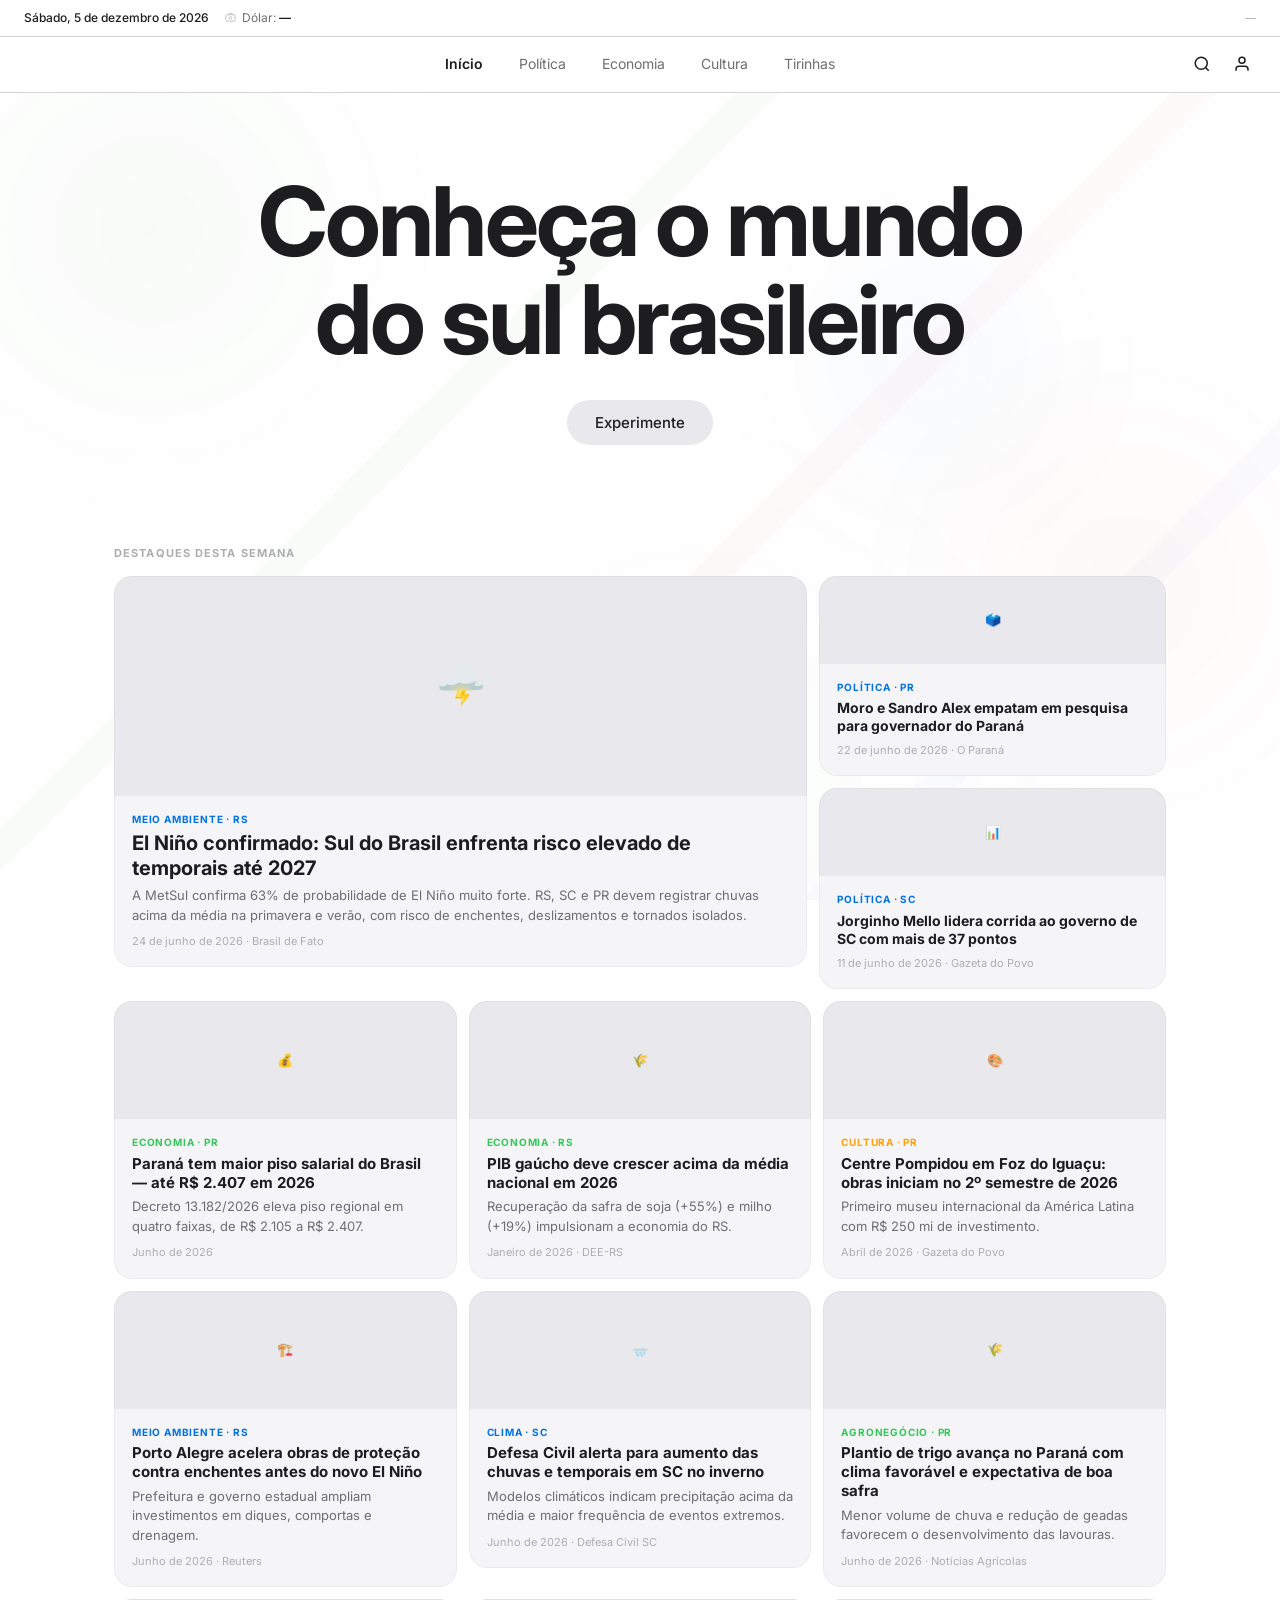
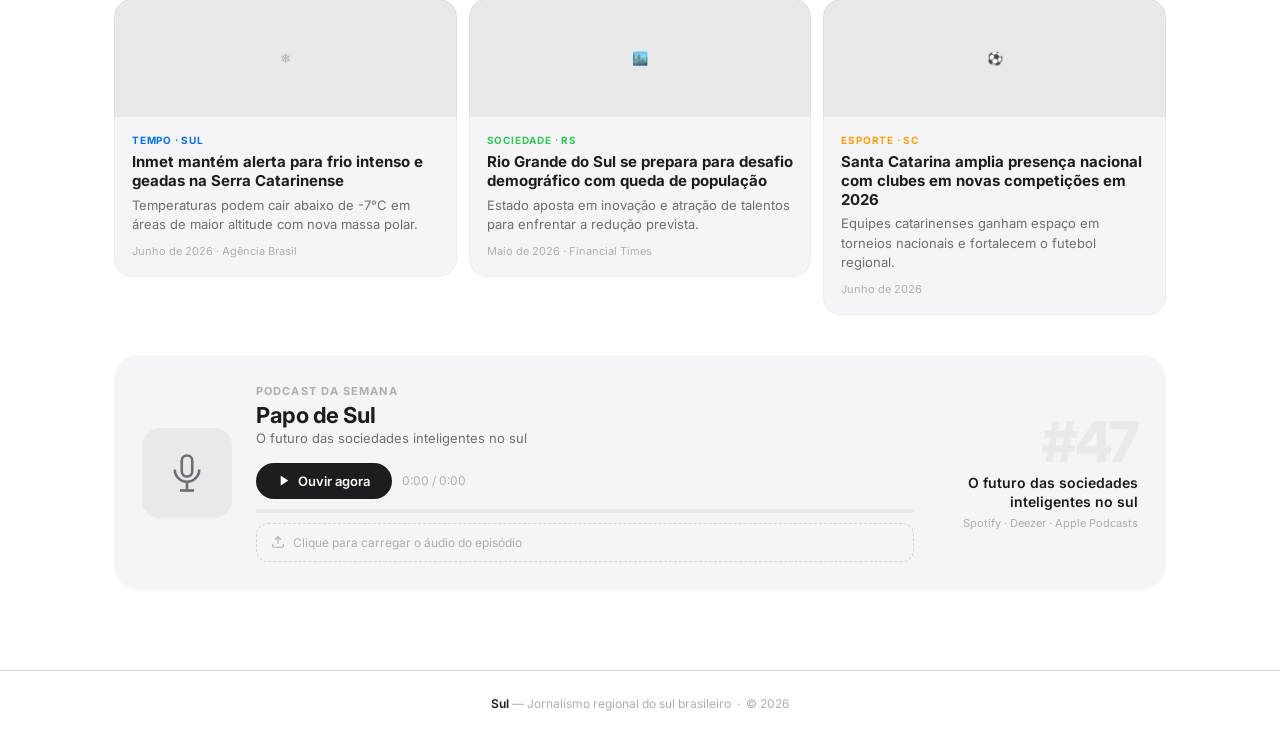
<file: index.html>
<!DOCTYPE html>
<html lang="pt-BR">
<head>
<meta charset="UTF-8"/><meta name="viewport" content="width=device-width,initial-scale=1.0"/>
<title>Sul — Jornalismo do Sul Brasileiro</title>
<link href="https://fonts.googleapis.com/css2?family=Inter:opsz,wght@14..32,100..900&display=swap" rel="stylesheet"/>
<link rel="stylesheet" href="css/base.css"/>
<link rel="stylesheet" href="css/index.css"/>
</head>
<body>

<div class="bg-stripes" aria-hidden="true">
  <span class="s1"></span><span class="s2"></span><span class="s3"></span><span class="s4"></span>
</div>

<div class="topbar">
  <div class="topbar-left">
    <span class="topbar-date" id="js-date"></span>
    <div class="topbar-coins">
      <svg viewBox="0 0 24 24" fill="none" stroke="currentColor" stroke-width="2"><rect x="2" y="6" width="20" height="14" rx="2"/><circle cx="12" cy="13" r="3"/><path d="M16 6l-1-3H9L8 6"/></svg>
      <span class="coin-item"><span class="coin-label" id="coin-label">Dólar:</span><span class="coin-val" id="coin-val">R$ —</span><span class="coin-chg" id="coin-chg"></span></span>
    </div>
  </div>
  <div class="topbar-weather" id="js-wx"></div>
</div>

<nav>
  <ul class="nav-links">
    <li><a href="index.html" class="active">Início</a></li>
    <li><a href="politica.html">Política</a></li>
    <li><a href="economia.html">Economia</a></li>
    <li><a href="cultura.html">Cultura</a></li>
    <li><a href="tirinhas.html">Tirinhas</a></li>
  </ul>
  <div class="nav-actions">
    <button class="ico-btn" id="btn-search"><svg viewBox="0 0 24 24" fill="none" stroke="currentColor" stroke-width="2"><circle cx="11" cy="11" r="8"/><path d="m21 21-4.35-4.35"/></svg></button>
    <button class="ico-btn" id="btn-login"><svg viewBox="0 0 24 24" fill="none" stroke="currentColor" stroke-width="2"><path d="M20 21v-2a4 4 0 0 0-4-4H8a4 4 0 0 0-4 4v2"/><circle cx="12" cy="7" r="4"/></svg></button>
  </div>
</nav>

<div class="search-veil" id="search-veil">
  <div class="search-card">
    <input id="search-in" type="text" placeholder="O que você procura?" autocomplete="off"/>
    <p>Enter para buscar · Esc para fechar</p>
  </div>
</div>

<section class="hero">
  <h1>Conheça o mundo<br>do sul brasileiro</h1>
  <button class="hero-cta" onclick="document.getElementById('news').scrollIntoView({behavior:'smooth'})">Experimente</button>
</section>

<div class="content" id="news">
  <p class="sec-label">Destaques desta semana</p>

  <div class="grid-main">

    <a href="noticia.html?id=1" class="card-link">
    <div class="card feat">
      <div class="card-img" style="height:220px">
        <img
          src="https://images.unsplash.com/photo-1547683905-f686c993aae5?w=800&q=80&fit=crop"
          alt="Sobrevoo enchente Canoas RS maio 2024"
          loading="lazy"
          onerror="this.style.display='none';this.parentElement.style.fontSize='40px';this.parentElement.innerHTML='🌩️'"
        />
      </div>
      <div class="card-body">
        <p class="card-tag tag-pol">Meio Ambiente · RS</p>
        <h2 class="card-title">El Niño confirmado: Sul do Brasil enfrenta risco elevado de temporais até 2027</h2>
        <p class="card-desc">A MetSul confirma 63% de probabilidade de El Niño muito forte. RS, SC e PR devem registrar chuvas acima da média na primavera e verão, com risco de enchentes, deslizamentos e tornados isolados.</p>
        <p class="card-time">24 de junho de 2026 · Brasil de Fato</p>
      </div>
    </div>
    </a>

    <div class="grid-side">

      <a href="noticia.html?id=2" class="card-link">
      <div class="card sm">
        <div class="card-img" style="height:88px">
          <img
            src="https://images.unsplash.com/photo-1529107386315-e1a2ed48a620?w=400&q=80&fit=crop"
            alt="Eleições Paraná governador 2026"
            loading="lazy"
            onerror="this.style.display='none';this.parentElement.innerHTML='🗳️'"
          />
        </div>
        <div class="card-body">
          <p class="card-tag tag-pol">Política · PR</p>
          <h3 class="card-title">Moro e Sandro Alex empatam em pesquisa para governador do Paraná</h3>
          <p class="card-time">22 de junho de 2026 · O Paraná</p>
        </div>
      </div>
      </a>

      <a href="noticia.html?id=4" class="card-link">
      <div class="card sm">
        <div class="card-img" style="height:88px">
          <img
            src="https://images.unsplash.com/photo-1588681664899-f142ff2dc9b1?w=400&q=80&fit=crop"
            alt="Eleição governador Santa Catarina 2026"
            loading="lazy"
            onerror="this.style.display='none';this.parentElement.innerHTML='📊'"
          />
        </div>
        <div class="card-body">
          <p class="card-tag tag-pol">Política · SC</p>
          <h3 class="card-title">Jorginho Mello lidera corrida ao governo de SC com mais de 37 pontos</h3>
          <p class="card-time">11 de junho de 2026 · Gazeta do Povo</p>
        </div>
      </div>
      </a>

    </div>
  </div>

  <div class="grid-row">

    <a href="noticia.html?id=5" class="card-link">
    <div class="card md">
      <div class="card-img" style="height:118px">
        <img
          src="https://images.unsplash.com/photo-1554224155-6726b3ff858f?w=600&q=80&fit=crop"
          alt="Piso salarial Paraná 2026"
          loading="lazy"
          onerror="this.style.display='none';this.parentElement.innerHTML='💰'"
        />
      </div>
      <div class="card-body">
        <p class="card-tag tag-eco">Economia · PR</p>
        <h3 class="card-title">Paraná tem maior piso salarial do Brasil — até R$ 2.407 em 2026</h3>
        <p class="card-desc">Decreto 13.182/2026 eleva piso regional em quatro faixas, de R$ 2.105 a R$ 2.407.</p>
        <p class="card-time">Junho de 2026</p>
      </div>
    </div>
    </a>

    <a href="noticia.html?id=3" class="card-link">
    <div class="card md">
      <div class="card-img" style="height:118px">
        <img
          src="https://images.unsplash.com/photo-1625246333195-78d9c38ad449?w=600&q=80&fit=crop"
          alt="Safra soja Rio Grande do Sul 2026"
          loading="lazy"
          onerror="this.style.display='none';this.parentElement.innerHTML='🌾'"
        />
      </div>
      <div class="card-body">
        <p class="card-tag tag-eco">Economia · RS</p>
        <h3 class="card-title">PIB gaúcho deve crescer acima da média nacional em 2026</h3>
        <p class="card-desc">Recuperação da safra de soja (+55%) e milho (+19%) impulsionam a economia do RS.</p>
        <p class="card-time">Janeiro de 2026 · DEE-RS</p>
      </div>
    </div>
    </a>

    <a href="noticia.html?id=6" class="card-link">
    <div class="card md">
      <div class="card-img" style="height:118px">
        <img
          src="https://images.unsplash.com/photo-1580060839134-75a5edca2e99?w=600&q=80&fit=crop"
          alt="Museu Centre Pompidou Foz do Iguaçu projeto"
          loading="lazy"
          onerror="this.style.display='none';this.parentElement.innerHTML='🎨'"
        />
      </div>
      <div class="card-body">
        <p class="card-tag tag-cul">Cultura · PR</p>
        <h3 class="card-title">Centre Pompidou em Foz do Iguaçu: obras iniciam no 2º semestre de 2026</h3>
        <p class="card-desc">Primeiro museu internacional da América Latina com R$ 250 mi de investimento.</p>
        <p class="card-time">Abril de 2026 · Gazeta do Povo</p>
      </div>
    </div>
    </a>

  </div>

  <div class="grid-row">

    <a href="noticia.html?id=7" class="card-link">
    <div class="card md">
      <div class="card-img" style="height:118px">
        <img
          src="https://images.unsplash.com/photo-1504328345606-18bbc8c9d7d1?w=600&q=80&fit=crop"
          alt="Obras proteção enchentes Porto Alegre RS"
          loading="lazy"
          onerror="this.style.display='none';this.parentElement.innerHTML='🏗️'"
        />
      </div>
      <div class="card-body">
        <p class="card-tag tag-pol">Meio Ambiente · RS</p>
        <h3 class="card-title">Porto Alegre acelera obras de proteção contra enchentes antes do novo El Niño</h3>
        <p class="card-desc">Prefeitura e governo estadual ampliam investimentos em diques, comportas e drenagem.</p>
        <p class="card-time">Junho de 2026 · Reuters</p>
      </div>
    </div>
    </a>

    <a href="noticia.html?id=8" class="card-link">
    <div class="card md">
      <div class="card-img" style="height:118px">
        <img
          src="https://images.unsplash.com/photo-1534274988757-a28bf1a57c17?w=600&q=80&fit=crop"
          alt="Temporal chuva forte Santa Catarina"
          loading="lazy"
          onerror="this.style.display='none';this.parentElement.innerHTML='🌧️'"
        />
      </div>
      <div class="card-body">
        <p class="card-tag tag-pol">Clima · SC</p>
        <h3 class="card-title">Defesa Civil alerta para aumento das chuvas e temporais em SC no inverno</h3>
        <p class="card-desc">Modelos climáticos indicam precipitação acima da média e maior frequência de eventos extremos.</p>
        <p class="card-time">Junho de 2026 · Defesa Civil SC</p>
      </div>
    </div>
    </a>

    <a href="noticia.html?id=9" class="card-link">
    <div class="card md">
      <div class="card-img" style="height:118px">
        <img
          src="https://images.unsplash.com/photo-1500382017468-9049fed747ef?w=600&q=80&fit=crop"
          alt="Plantio trigo Paraná lavoura 2026"
          loading="lazy"
          onerror="this.style.display='none';this.parentElement.innerHTML='🌾'"
        />
      </div>
      <div class="card-body">
        <p class="card-tag tag-eco">Agronegócio · PR</p>
        <h3 class="card-title">Plantio de trigo avança no Paraná com clima favorável e expectativa de boa safra</h3>
        <p class="card-desc">Menor volume de chuva e redução de geadas favorecem o desenvolvimento das lavouras.</p>
        <p class="card-time">Junho de 2026 · Notícias Agrícolas</p>
      </div>
    </div>
    </a>

  </div>

  <div class="grid-row">

    <a href="noticia.html?id=10" class="card-link">
    <div class="card md">
      <div class="card-img" style="height:118px">
        <img
          src="https://images.unsplash.com/photo-1551582045-6ec9c11d8697?w=600&q=80&fit=crop"
          alt="Geada frio inverno Serra Catarinense 2026"
          loading="lazy"
          onerror="this.style.display='none';this.parentElement.innerHTML='❄️'"
        />
      </div>
      <div class="card-body">
        <p class="card-tag tag-pol">Tempo · Sul</p>
        <h3 class="card-title">Inmet mantém alerta para frio intenso e geadas na Serra Catarinense</h3>
        <p class="card-desc">Temperaturas podem cair abaixo de -7°C em áreas de maior altitude com nova massa polar.</p>
        <p class="card-time">Junho de 2026 · Agência Brasil</p>
      </div>
    </div>
    </a>

    <a href="noticia.html?id=11" class="card-link">
    <div class="card md">
      <div class="card-img" style="height:118px">
        <img
          src="https://images.unsplash.com/photo-1566837945700-30057527ade0?w=600&q=80&fit=crop"
          alt="Porto Alegre cidade Rio Grande do Sul vista aérea"
          loading="lazy"
          onerror="this.style.display='none';this.parentElement.innerHTML='🏙️'"
        />
      </div>
      <div class="card-body">
        <p class="card-tag tag-eco">Sociedade · RS</p>
        <h3 class="card-title">Rio Grande do Sul se prepara para desafio demográfico com queda de população</h3>
        <p class="card-desc">Estado aposta em inovação e atração de talentos para enfrentar a redução prevista.</p>
        <p class="card-time">Maio de 2026 · Financial Times</p>
      </div>
    </div>
    </a>

    <a href="noticia.html?id=12" class="card-link">
    <div class="card md">
      <div class="card-img" style="height:118px">
        <img
          src="https://images.unsplash.com/photo-1553778263-73a83bab9b0c?w=600&q=80&fit=crop"
          alt="Futebol estádio Santa Catarina clubes 2026"
          loading="lazy"
          onerror="this.style.display='none';this.parentElement.innerHTML='⚽'"
        />
      </div>
      <div class="card-body">
        <p class="card-tag tag-cul">Esporte · SC</p>
        <h3 class="card-title">Santa Catarina amplia presença nacional com clubes em novas competições em 2026</h3>
        <p class="card-desc">Equipes catarinenses ganham espaço em torneios nacionais e fortalecem o futebol regional.</p>
        <p class="card-time">Junho de 2026</p>
      </div>
    </div>
    </a>

  </div>

  <div class="podcast-wrap">
    <div class="pod-art">
      <svg viewBox="0 0 24 24" fill="none" stroke="currentColor" stroke-width="1.5"><rect x="9" y="2" width="6" height="12" rx="3"/><path d="M5 10a7 7 0 0 0 14 0"/><line x1="12" y1="17" x2="12" y2="22"/><line x1="8" y1="22" x2="16" y2="22"/></svg>
    </div>
    <div class="pod-body">
      <p class="pod-eyebrow">Podcast da semana</p>
      <h2 class="pod-title">Papo de Sul</h2>
      <p class="pod-ep" id="pod-ep">O futuro das sociedades inteligentes no sul</p>
      <div class="pod-controls">
        <button class="btn-play" id="btn-play">
          <svg id="ico-play" viewBox="0 0 24 24" fill="currentColor"><polygon points="5,3 19,12 5,21"/></svg>
          <svg id="ico-pause" viewBox="0 0 24 24" fill="currentColor" style="display:none"><rect x="6" y="4" width="4" height="16"/><rect x="14" y="4" width="4" height="16"/></svg>
          <span id="play-lbl">Ouvir agora</span>
        </button>
        <span class="pod-time" id="pod-time">0:00 / 0:00</span>
      </div>
      <div class="pod-progress" id="pod-bar"><div class="pod-fill" id="pod-fill"></div></div>
      <label id="upload-zone" class="upload-zone">
        <svg viewBox="0 0 24 24" fill="none" stroke="currentColor" stroke-width="2"><path d="M21 15v4a2 2 0 0 1-2 2H5a2 2 0 0 1-2-2v-4"/><polyline points="17 8 12 3 7 8"/><line x1="12" y1="3" x2="12" y2="15"/></svg>
        <input type="file" id="pod-file" accept="audio/*" style="display:none"/>
        <span id="pod-fname">Clique para carregar o áudio do episódio</span>
      </label>
    </div>
    <div class="pod-right">
      <div class="pod-num">#47</div>
      <div class="pod-ep-title">O futuro das sociedades inteligentes no sul</div>
      <div class="pod-ep-sub">Spotify · Deezer · Apple Podcasts</div>
    </div>
  </div>

</div>

<footer><strong>Sul</strong> &mdash; Jornalismo regional do sul brasileiro &nbsp;·&nbsp; © 2026</footer>

<div class="modal-veil" id="modal-veil">
  <div class="modal-card">
    <button class="modal-x" id="modal-x">✕</button>
    <h2>Bem-vindo ao Sul</h2>
    <p>Acesse sua conta ou crie uma gratuitamente.</p>
    <div class="modal-tabs">
      <div class="m-tab on" data-t="login">Entrar</div>
      <div class="m-tab" data-t="reg">Criar conta</div>
    </div>
    <div id="pane-login">
      <input class="m-input" type="email" placeholder="E-mail"/>
      <input class="m-input" type="password" placeholder="Senha"/>
      <button class="m-submit">Entrar</button>
    </div>
    <div id="pane-reg" style="display:none">
      <input class="m-input" type="text" placeholder="Nome completo"/>
      <input class="m-input" type="email" placeholder="E-mail"/>
      <input class="m-input" type="password" placeholder="Crie uma senha"/>
      <button class="m-submit">Criar conta</button>
    </div>
  </div>
</div>

<script src="js/sul.js"></script>
<script src="js/podcast.js"></script>
</body>
</html>
</file>
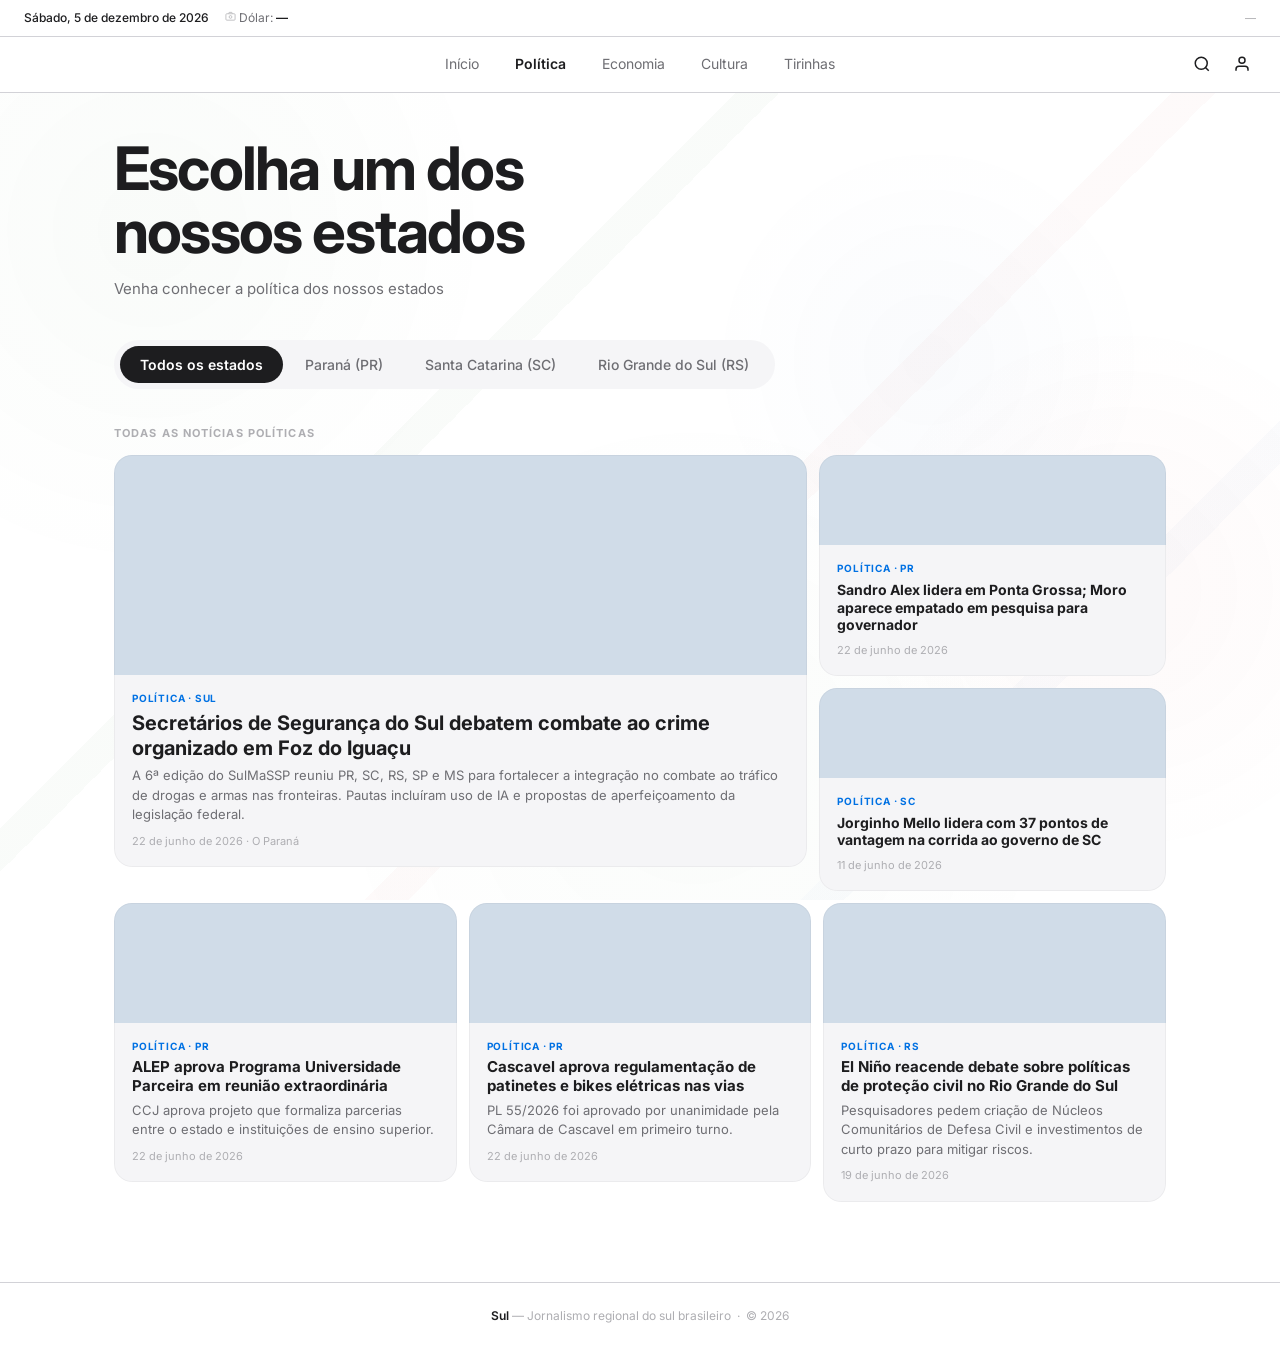
<file: politica.html>
<!DOCTYPE html>
<html lang="pt-BR">
<head>
<meta charset="UTF-8"/><meta name="viewport" content="width=device-width,initial-scale=1.0"/>
<title>Política — Sul</title>
<link href="https://fonts.googleapis.com/css2?family=Inter:opsz,wght@14..32,100..900&display=swap" rel="stylesheet"/>
<link rel="stylesheet" href="css/base.css"/>
<link rel="stylesheet" href="css/politica.css"/>
<style>
.card-img {
  overflow: hidden;
  background: #d0dce8;
  position: relative;
}
.card-img img {
  width: 100%;
  height: 100%;
  object-fit: cover;
  display: block;
  transition: opacity .3s;
}
.card-img img[data-src] { opacity: 0; }
.card-img img.loaded { opacity: 1; }
</style>
</head>
<body>
<div class="bg-stripes" aria-hidden="true"><span class="s1"></span><span class="s2"></span><span class="s3"></span><span class="s4"></span></div>
<div class="topbar">
  <div class="topbar-left">
    <span class="topbar-date" id="js-date"></span>
    <div class="topbar-dolar">
      <svg viewBox="0 0 24 24" fill="none" stroke="currentColor" stroke-width="2"><rect x="2" y="6" width="20" height="14" rx="2"/><circle cx="12" cy="13" r="3"/><path d="M16 6l-1-3H9L8 6"/></svg>
      <span class="coin-label" id="coin-label">Dólar:</span>
      <span class="coin-val" id="coin-val" style="transition:opacity .2s">R$ —</span>
      <span class="coin-chg" id="coin-chg"></span>
    </div>
  </div>
  <div class="topbar-weather" id="js-wx"></div>
</div>
<nav>
  <ul class="nav-links">
    <li><a href="index.html">Início</a></li>
    <li><a href="politica.html" class="active">Política</a></li>
    <li><a href="economia.html">Economia</a></li>
    <li><a href="cultura.html">Cultura</a></li>
    <li><a href="tirinhas.html">Tirinhas</a></li>
  </ul>
  <div class="nav-actions">
    <button class="ico-btn" id="btn-search"><svg viewBox="0 0 24 24" fill="none" stroke="currentColor" stroke-width="2"><circle cx="11" cy="11" r="8"/><path d="m21 21-4.35-4.35"/></svg></button>
    <button class="ico-btn" id="btn-login"><svg viewBox="0 0 24 24" fill="none" stroke="currentColor" stroke-width="2"><path d="M20 21v-2a4 4 0 0 0-4-4H8a4 4 0 0 0-4 4v2"/><circle cx="12" cy="7" r="4"/></svg></button>
  </div>
</nav>
<div class="search-veil" id="search-veil"><div class="search-card"><input id="search-in" type="text" placeholder="Buscar em Política..." autocomplete="off"/><p>Enter para buscar · Esc para fechar</p></div></div>

<div class="content">
  <div class="page-hero">
    <h1>Escolha um dos<br>nossos estados</h1>
    <p>Venha conhecer a política dos nossos estados</p>
  </div>

  <div class="state-selector" id="state-selector">
    <div class="state-pill" id="state-pill"></div>
    <button class="state-btn active" data-state="todos">Todos os estados</button>
    <button class="state-btn" data-state="pr">Paraná (PR)</button>
    <button class="state-btn" data-state="sc">Santa Catarina (SC)</button>
    <button class="state-btn" data-state="rs">Rio Grande do Sul (RS)</button>
  </div>

  <div class="news-content" id="news-content">

    <div data-pane="todos">
      <p class="sec-label">Todas as notícias políticas</p>
      <div class="grid-main">
        <a href="noticia.html?id=13" class="card-link">
        <div class="card feat">
          <div class="card-img" style="height:220px">
            <img data-wiki="Iguazu_Falls" data-src="" alt="Cataratas do Iguaçu — Foz do Iguaçu, PR"/>
          </div>
          <div class="card-body">
            <p class="card-tag tag-pol">Política · Sul</p>
            <h2 class="card-title">Secretários de Segurança do Sul debatem combate ao crime organizado em Foz do Iguaçu</h2>
            <p class="card-desc">A 6ª edição do SulMaSSP reuniu PR, SC, RS, SP e MS para fortalecer a integração no combate ao tráfico de drogas e armas nas fronteiras. Pautas incluíram uso de IA e propostas de aperfeiçoamento da legislação federal.</p>
            <p class="card-time">22 de junho de 2026 · O Paraná</p>
          </div>
        </div>
        </a>
        <div class="grid-side">
          <a href="noticia.html?id=14" class="card-link">
          <div class="card sm">
            <div class="card-img" style="height:90px">
              <img data-wiki="Palácio_Iguaçu" data-src="" alt="Palácio Iguaçu — governo do Paraná"/>
            </div>
            <div class="card-body">
              <p class="card-tag tag-pol">Política · PR</p>
              <h3 class="card-title">Sandro Alex lidera em Ponta Grossa; Moro aparece empatado em pesquisa para governador</h3>
              <p class="card-time">22 de junho de 2026</p>
            </div>
          </div>
          </a>
          <a href="noticia.html?id=15" class="card-link">
          <div class="card sm">
            <div class="card-img" style="height:90px">
              <img data-wiki="Florianópolis" data-src="" alt="Florianópolis — Santa Catarina"/>
            </div>
            <div class="card-body">
              <p class="card-tag tag-pol">Política · SC</p>
              <h3 class="card-title">Jorginho Mello lidera com 37 pontos de vantagem na corrida ao governo de SC</h3>
              <p class="card-time">11 de junho de 2026</p>
            </div>
          </div>
          </a>
        </div>
      </div>
      <div class="grid-row">
        <a href="noticia.html?id=17" class="card-link">
        <div class="card md">
          <div class="card-img" style="height:120px">
            <img data-wiki="Curitiba" data-src="" alt="Curitiba — sede da ALEP"/>
          </div>
          <div class="card-body">
            <p class="card-tag tag-pol">Política · PR</p>
            <h3 class="card-title">ALEP aprova Programa Universidade Parceira em reunião extraordinária</h3>
            <p class="card-desc">CCJ aprova projeto que formaliza parcerias entre o estado e instituições de ensino superior.</p>
            <p class="card-time">22 de junho de 2026</p>
          </div>
        </div>
        </a>
        <a href="noticia.html?id=18" class="card-link">
        <div class="card md">
          <div class="card-img" style="height:120px">
            <img data-wiki="Cascavel,_Paraná" data-src="" alt="Cascavel — Paraná"/>
          </div>
          <div class="card-body">
            <p class="card-tag tag-pol">Política · PR</p>
            <h3 class="card-title">Cascavel aprova regulamentação de patinetes e bikes elétricas nas vias</h3>
            <p class="card-desc">PL 55/2026 foi aprovado por unanimidade pela Câmara de Cascavel em primeiro turno.</p>
            <p class="card-time">22 de junho de 2026</p>
          </div>
        </div>
        </a>
        <a href="noticia.html?id=16" class="card-link">
        <div class="card md">
          <div class="card-img" style="height:120px">
            <img data-wiki="Porto_Alegre" data-src="" alt="Porto Alegre — Rio Grande do Sul"/>
          </div>
          <div class="card-body">
            <p class="card-tag tag-pol">Política · RS</p>
            <h3 class="card-title">El Niño reacende debate sobre políticas de proteção civil no Rio Grande do Sul</h3>
            <p class="card-desc">Pesquisadores pedem criação de Núcleos Comunitários de Defesa Civil e investimentos de curto prazo para mitigar riscos.</p>
            <p class="card-time">19 de junho de 2026</p>
          </div>
        </div>
        </a>
      </div>
    </div>

    <div data-pane="pr" style="display:none">
      <p class="sec-label">Paraná</p>
      <div class="grid-main">
        <a href="noticia.html?id=14" class="card-link">
        <div class="card feat">
          <div class="card-img" style="height:220px">
            <img data-wiki="Paraná_(state)" data-src="" alt="Paraná — eleições governador 2026"/>
          </div>
          <div class="card-body">
            <p class="card-tag tag-pol">Política · PR</p>
            <h2 class="card-title">Disputa acirrada: Sandro Alex e Sergio Moro empatam nas intenções de voto para governador</h2>
            <p class="card-desc">Pesquisa Radar Inteligência em Ponta Grossa mostra Sandro Alex com 33,4% e Moro com 32,6%. Sandro Alex lidera dois cenários de segundo turno e tem menor rejeição. Moro amplia equipe jurídica para a pré-campanha.</p>
            <p class="card-time">22 de junho de 2026 · O Paraná</p>
          </div>
        </div>
        </a>
        <div class="grid-side">
          <a href="noticia.html?id=17" class="card-link">
          <div class="card sm">
            <div class="card-img" style="height:90px">
              <img data-wiki="Curitiba" data-src="" alt="Curitiba — ALEP"/>
            </div>
            <div class="card-body">
              <p class="card-tag tag-pol">Política · PR</p>
              <h3 class="card-title">ALEP aprova em caráter extraordinário o Programa Universidade Parceira</h3>
              <p class="card-time">22 de junho de 2026</p>
            </div>
          </div>
          </a>
          <a href="noticia.html?id=19" class="card-link">
          <div class="card sm">
            <div class="card-img" style="height:90px">
              <img data-wiki="Iguazu_Falls" data-src="" alt="Paraná"/>
            </div>
            <div class="card-body">
              <p class="card-tag tag-pol">Política · PR</p>
              <h3 class="card-title">Casa Fácil Paraná entrega R$ 12,5 mi em subsídios para 576 famílias</h3>
              <p class="card-time">Junho de 2026</p>
            </div>
          </div>
          </a>
        </div>
      </div>
    </div>

    <div data-pane="sc" style="display:none">
      <p class="sec-label">Santa Catarina</p>
      <div class="grid-main">
        <a href="noticia.html?id=15" class="card-link">
        <div class="card feat">
          <div class="card-img" style="height:220px">
            <img data-wiki="Florianópolis" data-src="" alt="Florianópolis — Santa Catarina"/>
          </div>
          <div class="card-body">
            <p class="card-tag tag-pol">Política · SC</p>
            <h2 class="card-title">Jorginho Mello lidera corrida ao governo de SC com 37 pontos de vantagem sobre João Rodrigues</h2>
            <p class="card-desc">Pesquisa do Futura Inteligência/Apex Partners mostra o atual governador em primeiro no cenário estimulado e vencendo em dois simulações de segundo turno. Gelson Merisio é o candidato com maior rejeição no estado.</p>
            <p class="card-time">11 de junho de 2026 · Gazeta do Povo</p>
          </div>
        </div>
        </a>
        <div class="grid-side">
          <a href="noticia.html?id=20" class="card-link">
          <div class="card sm">
            <div class="card-img" style="height:90px">
              <img data-wiki="Santa_Catarina_(state)" data-src="" alt="Santa Catarina"/>
            </div>
            <div class="card-body">
              <p class="card-tag tag-pol">Política · SC</p>
              <h3 class="card-title">Assembleia de SC aprova atualização do piso mínimo regional em 2026</h3>
              <p class="card-time">Março de 2026 · FIESC</p>
            </div>
          </div>
          </a>
          <a href="noticia.html?id=13" class="card-link">
          <div class="card sm">
            <div class="card-img" style="height:90px">
              <img data-wiki="Iguazu_Falls" data-src="" alt="Foz do Iguaçu — SulMaSSP"/>
            </div>
            <div class="card-body">
              <p class="card-tag tag-pol">Segurança · SC</p>
              <h3 class="card-title">SC participa de encontro regional de Segurança Pública em Foz do Iguaçu</h3>
              <p class="card-time">22 de junho de 2026</p>
            </div>
          </div>
          </a>
        </div>
      </div>
    </div>

    <div data-pane="rs" style="display:none">
      <p class="sec-label">Rio Grande do Sul</p>
      <div class="grid-main">
        <a href="noticia.html?id=16" class="card-link">
        <div class="card feat">
          <div class="card-img" style="height:220px">
            <img data-wiki="Porto_Alegre" data-src="" alt="Porto Alegre — Rio Grande do Sul"/>
          </div>
          <div class="card-body">
            <p class="card-tag tag-pol">Meio Ambiente · RS</p>
            <h2 class="card-title">El Niño confirmado reacende debate político sobre prevenção de desastres no RS</h2>
            <p class="card-desc">Com 63% de chance de El Niño muito forte até o início de 2027, pesquisadores e parlamentares gaúchos debatem criação de núcleos de defesa civil e investimentos emergenciais nas áreas mais vulneráveis do estado.</p>
            <p class="card-time">19 de junho de 2026 · Brasil de Fato</p>
          </div>
        </div>
        </a>
        <div class="grid-side">
          <a href="noticia.html?id=21" class="card-link">
          <div class="card sm">
            <div class="card-img" style="height:90px">
              <img data-wiki="Rio_Grande_do_Sul" data-src="" alt="Rio Grande do Sul"/>
            </div>
            <div class="card-body">
              <p class="card-tag tag-pol">Política · RS</p>
              <h3 class="card-title">RS atualiza piso salarial regional com Lei 16.514/2026</h3>
              <p class="card-time">21 de maio de 2026 · Casa Civil RS</p>
            </div>
          </div>
          </a>
          <a href="noticia.html?id=13" class="card-link">
          <div class="card sm">
            <div class="card-img" style="height:90px">
              <img data-wiki="Iguazu_Falls" data-src="" alt="Foz do Iguaçu — SulMaSSP"/>
            </div>
            <div class="card-body">
              <p class="card-tag tag-pol">Segurança · RS</p>
              <h3 class="card-title">RS participa de encontro regional de Segurança Pública e debate combate ao crime organizado</h3>
              <p class="card-time">22 de junho de 2026</p>
            </div>
          </div>
          </a>
        </div>
      </div>
    </div>

  </div>
</div>

<footer><strong>Sul</strong> &mdash; Jornalismo regional do sul brasileiro &nbsp;·&nbsp; © 2026</footer>

<div class="modal-veil" id="modal-veil"><div class="modal-card"><button class="modal-x" id="modal-x">✕</button><h2>Bem-vindo ao Sul</h2><p>Acesse sua conta ou crie uma gratuitamente.</p><div class="modal-tabs"><div class="m-tab on" data-t="login">Entrar</div><div class="m-tab" data-t="reg">Criar conta</div></div><div id="pane-login"><input class="m-input" type="email" placeholder="E-mail"/><input class="m-input" type="password" placeholder="Senha"/><button class="m-submit">Entrar</button></div><div id="pane-reg" style="display:none"><input class="m-input" type="text" placeholder="Nome completo"/><input class="m-input" type="email" placeholder="E-mail"/><input class="m-input" type="password" placeholder="Crie uma senha"/><button class="m-submit">Criar conta</button></div></div></div>

<script src="js/sul.js"></script>
<script src="js/state-selector.js"></script>

<script>
(function () {
  const imgs = document.querySelectorAll('img[data-wiki]');
  const cache = {};

  async function loadWikiThumb(article, imgEl) {
    if (cache[article]) {
      setImg(imgEl, cache[article]);
      return;
    }
    try {
      const url = 'https://en.wikipedia.org/api/rest_v1/page/summary/' + encodeURIComponent(article);
      const r = await fetch(url);
      if (!r.ok) return;
      const d = await r.json();
      const src = d.thumbnail && d.thumbnail.source;
      if (src) {
        cache[article] = src;
        setImg(imgEl, src);
      }
    } catch (e) {
      // silently fail — card background color stays as placeholder
    }
  }

  function setImg(imgEl, src) {
    imgEl.src = src;
    imgEl.onload = () => imgEl.classList.add('loaded');
    imgEl.onerror = () => imgEl.style.display = 'none';
  }

  imgs.forEach(img => loadWikiThumb(img.dataset.wiki, img));
})();
</script>
</body>
</html>
</file>
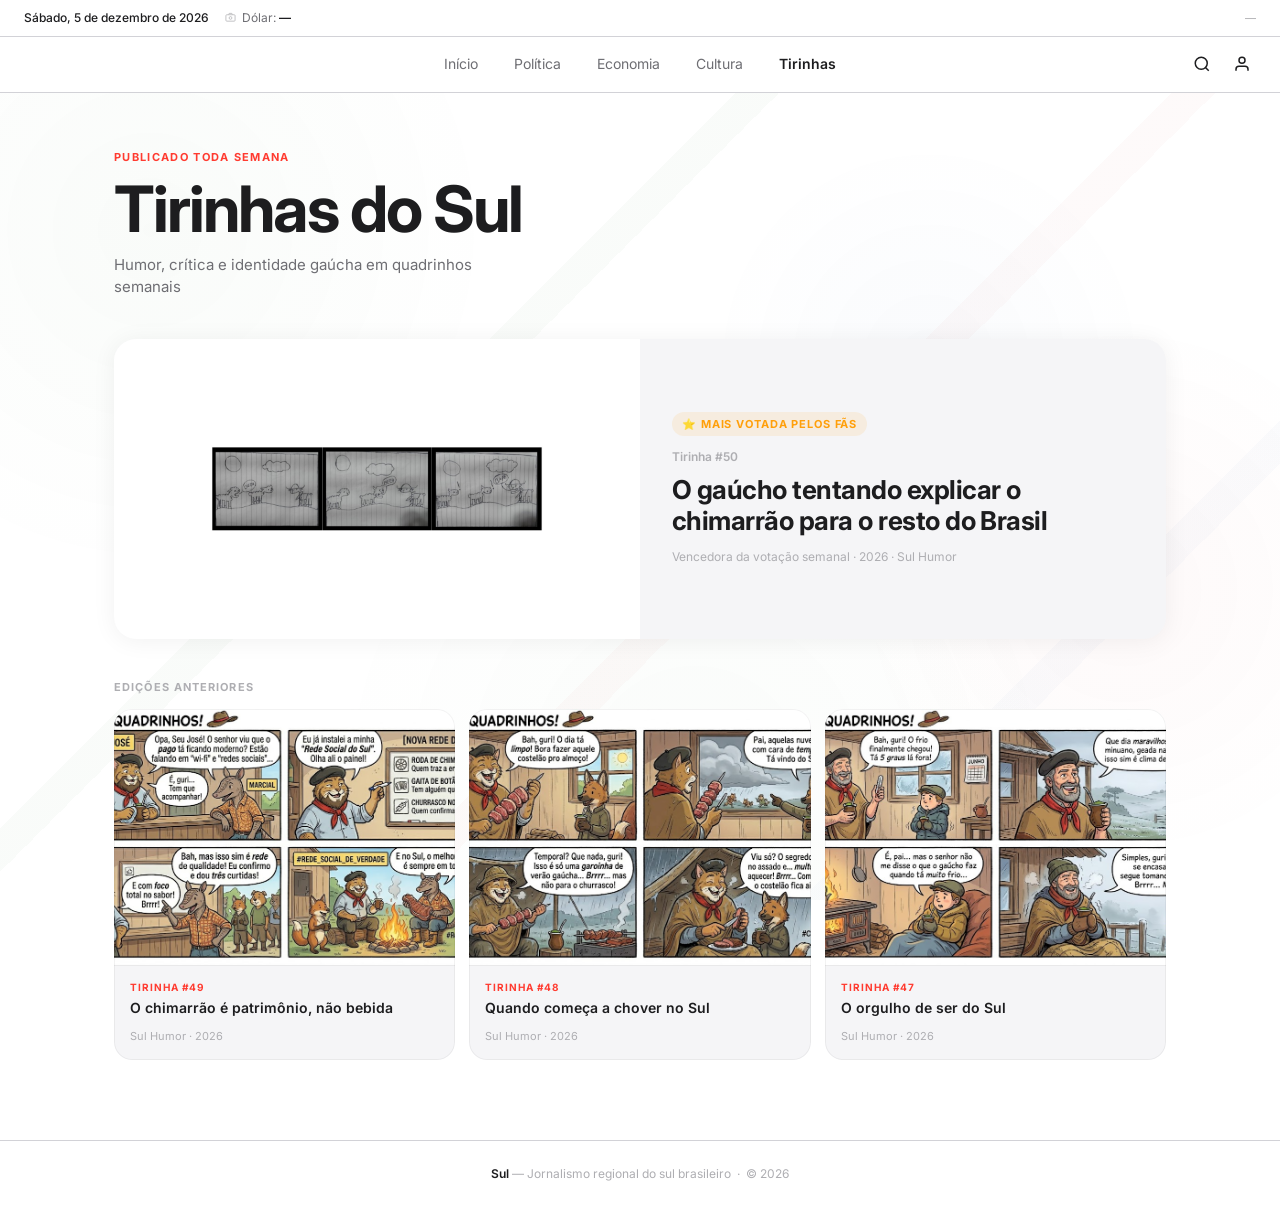
<file: tirinhas.html>
<!DOCTYPE html>
<html lang="pt-BR">
<head>
<meta charset="UTF-8"/><meta name="viewport" content="width=device-width,initial-scale=1.0"/>
<title>Tirinhas — Sul</title>
<link href="https://fonts.googleapis.com/css2?family=Inter:opsz,wght@14..32,100..900&display=swap" rel="stylesheet"/>
<link rel="stylesheet" href="css/base.css"/>
<link rel="stylesheet" href="css/tirinhas.css"/>
</head>
<body>

<div class="bg-stripes" aria-hidden="true"><span class="s1"></span><span class="s2"></span><span class="s3"></span><span class="s4"></span></div>

<!-- TOPBAR -->
<div class="topbar">
  <div class="topbar-left">
    <span class="topbar-date" id="js-date"></span>
    <div class="topbar-coins">
      <svg viewBox="0 0 24 24" fill="none" stroke="currentColor" stroke-width="2"><rect x="2" y="6" width="20" height="14" rx="2"/><circle cx="12" cy="13" r="3"/><path d="M16 6l-1-3H9L8 6"/></svg>
      <span class="coin-item"><span class="coin-label" id="coin-label">Dólar:</span><span class="coin-val" id="coin-val">R$ —</span><span class="coin-chg" id="coin-chg"></span></span>
    </div>
  </div>
  <div class="topbar-weather" id="js-wx"></div>
</div>

<nav>
  <ul class="nav-links">
    <li><a href="index.html">Início</a></li>
    <li><a href="politica.html">Política</a></li>
    <li><a href="economia.html">Economia</a></li>
    <li><a href="cultura.html">Cultura</a></li>
    <li><a href="tirinhas.html" class="active">Tirinhas</a></li>
  </ul>
  <div class="nav-actions">
    <button class="ico-btn" id="btn-search"><svg viewBox="0 0 24 24" fill="none" stroke="currentColor" stroke-width="2"><circle cx="11" cy="11" r="8"/><path d="m21 21-4.35-4.35"/></svg></button>
    <button class="ico-btn" id="btn-login"><svg viewBox="0 0 24 24" fill="none" stroke="currentColor" stroke-width="2"><path d="M20 21v-2a4 4 0 0 0-4-4H8a4 4 0 0 0-4 4v2"/><circle cx="12" cy="7" r="4"/></svg></button>
  </div>
</nav>

<div class="search-veil" id="search-veil"><div class="search-card"><input id="search-in" type="text" placeholder="Buscar tirinhas..." autocomplete="off"/><p>Esc para fechar</p></div></div>

<div class="tir-hero">
  <p class="tir-eyebrow">Publicado toda semana</p>
  <h1>Tirinhas do Sul</h1>
  <p class="tir-sub">Humor, crítica e identidade gaúcha em quadrinhos semanais</p>
</div>

<div class="tir-wrap">

  <div class="tir-featured">
    <div class="tir-feat-img">
      <img src="img/cabra.jpeg" alt="Tirinha destaque" onerror="this.parentElement.innerHTML='🎨'"/>
    </div>
    <div class="tir-feat-body">
      <span class="tir-badge">⭐ Mais votada pelos fãs</span>
      <p class="tir-feat-num">Tirinha #50</p>
      <h2 class="tir-feat-title">O gaúcho tentando explicar o chimarrão para o resto do Brasil</h2>
      <p class="tir-feat-date">Vencedora da votação semanal · 2026 · Sul Humor</p>
    </div>
  </div>

  <p class="sec-label" style="margin-top:40px">Edições anteriores</p>

  <div class="tir-grid">

    <div class="tir-card">
      <div class="tir-img">
        <img src="img/chimas.jpeg" alt="Tirinha #49" onerror="this.parentElement.innerHTML='☕'"/>
      </div>
      <div class="tir-caption">
        <p class="tir-num">Tirinha #49</p>
        <h3 class="tir-title">O chimarrão é patrimônio, não bebida</h3>
        <p class="tir-date">Sul Humor · 2026</p>
      </div>
    </div>

    <div class="tir-card">
      <div class="tir-img">
        <img src="img/chomas.jpeg" alt="Tirinha #48" onerror="this.parentElement.innerHTML='🌧️'"/>
      </div>
      <div class="tir-caption">
        <p class="tir-num">Tirinha #48</p>
        <h3 class="tir-title">Quando começa a chover no Sul</h3>
        <p class="tir-date">Sul Humor · 2026</p>
      </div>
    </div>

    <div class="tir-card">
      <div class="tir-img">
        <img src="img/chimas1.jpeg" alt="Tirinha #47" onerror="this.parentElement.innerHTML='🤠'"/>
      </div>
      <div class="tir-caption">
        <p class="tir-num">Tirinha #47</p>
        <h3 class="tir-title">O orgulho de ser do Sul</h3>
        <p class="tir-date">Sul Humor · 2026</p>
      </div>
    </div>

  </div>
</div>

<footer><strong>Sul</strong> &mdash; Jornalismo regional do sul brasileiro &nbsp;·&nbsp; © 2026</footer>

<div class="modal-veil" id="modal-veil"><div class="modal-card"><button class="modal-x" id="modal-x">✕</button><h2>Bem-vindo ao Sul</h2><p>Acesse sua conta ou crie uma gratuitamente.</p><div class="modal-tabs"><div class="m-tab on" data-t="login">Entrar</div><div class="m-tab" data-t="reg">Criar conta</div></div><div id="pane-login"><input class="m-input" type="email" placeholder="E-mail"/><input class="m-input" type="password" placeholder="Senha"/><button class="m-submit">Entrar</button></div><div id="pane-reg" style="display:none"><input class="m-input" type="text" placeholder="Nome completo"/><input class="m-input" type="email" placeholder="E-mail"/><input class="m-input" type="password" placeholder="Crie uma senha"/><button class="m-submit">Criar conta</button></div></div></div>

<script src="js/sul.js"></script>
</body>
</html>
</file>
<file: css/base.css>
*,*::before,*::after{box-sizing:border-box;margin:0;padding:0}
:root{
  --bg:#fff;--surface:#f5f5f7;--surface2:#e8e8ed;--border:#d2d2d7;
  --text:#1d1d1f;--text2:#6e6e73;--text3:#aeaeb2;
  --accent:#0071e3;--red:#ff3b30;--green:#34c759;--orange:#ff9f0a;
  /* Cores Sul: verde RS/PR, vermelho SC, azul austral */
  --sul-green:#2e7d32;--sul-red:#c62828;--sul-blue:#0d47a1;
  --font:"Inter",system-ui,-apple-system,sans-serif;
}
html{font-size:16px;-webkit-font-smoothing:antialiased}
body{font-family:var(--font);background:var(--bg);color:var(--text);line-height:1.47;overflow-x:hidden}
a{text-decoration:none;color:inherit}
button{font-family:var(--font);cursor:pointer}

.bg-stripes{position:fixed;inset:0;pointer-events:none;z-index:0;overflow:hidden}

.bg-stripes::before{
  content:'';position:absolute;inset:0;
  background:
    linear-gradient(135deg,
      transparent 0%,
      transparent 38%,
      rgba(46,125,50,.028) 38%,
      rgba(46,125,50,.028) 40%,
      transparent 40%,
      transparent 58%,
      rgba(198,40,40,.022) 58%,
      rgba(198,40,40,.022) 60%,
      transparent 60%,
      transparent 78%,
      rgba(13,71,161,.020) 78%,
      rgba(13,71,161,.020) 80%,
      transparent 80%
    );
  pointer-events:none;
}
.bg-stripes .s1{position:absolute;width:700px;height:700px;top:-120px;left:-200px;background:radial-gradient(circle,var(--sul-green),transparent 70%);opacity:.03;border-radius:9999px}
.bg-stripes .s2{position:absolute;width:550px;height:550px;top:35%;right:-120px;background:radial-gradient(circle,var(--sul-red),transparent 70%);opacity:.03;border-radius:9999px}
.bg-stripes .s3{position:absolute;width:750px;height:750px;bottom:-250px;left:25%;background:radial-gradient(circle,var(--sul-green),transparent 70%);opacity:.025;border-radius:9999px}
.bg-stripes .s4{position:absolute;width:450px;height:450px;top:15%;left:55%;background:radial-gradient(circle,var(--sul-blue),transparent 70%);opacity:.025;border-radius:9999px}

.topbar{display:flex;align-items:center;justify-content:space-between;padding:9px 24px;border-bottom:1px solid var(--border);font-size:12px;color:var(--text2);gap:12px;position:relative;z-index:10;background:rgba(255,255,255,.96)}
.topbar-left{display:flex;align-items:center;gap:16px;flex-shrink:0}
.topbar-date{font-weight:500;color:var(--text)}
.topbar-coins{display:flex;align-items:center;gap:6px;flex-wrap:wrap}
.topbar-coins svg,.topbar-dolar svg{width:11px;height:11px;opacity:.45;flex-shrink:0}
.coin-item{display:flex;align-items:center;gap:3px;white-space:nowrap}
.coin-label{color:var(--text2)}
.coin-val{font-weight:600;color:var(--text);transition:opacity .25s}
.coin-chg{font-size:10px;font-weight:600}
.coin-chg.up{color:var(--green)}.coin-chg.dn{color:var(--red)}
.coin-dot{color:var(--border);margin:0 2px}
.topbar-weather{display:flex;align-items:center;gap:18px;flex-shrink:0}
.wx-city{font-weight:500;color:var(--text)}
.wx-city em{font-style:normal;font-weight:400;color:var(--text2)}

nav{display:flex;align-items:center;justify-content:center;padding:0 24px;height:56px;border-bottom:1px solid var(--border);position:sticky;top:0;z-index:100;background:rgba(255,255,255,.88);backdrop-filter:saturate(180%) blur(20px);-webkit-backdrop-filter:saturate(180%) blur(20px)}
.nav-links{display:flex;align-items:center;gap:8px;list-style:none}
.nav-links a{font-size:14px;font-weight:400;color:var(--text2);padding:6px 14px;border-radius:100px;transition:background .15s,color .15s}
.nav-links a:hover{color:var(--text);background:var(--surface)}
.nav-links a.active{color:var(--text);font-weight:600}
.nav-actions{position:absolute;right:20px;display:flex;align-items:center;gap:4px}
.ico-btn{width:36px;height:36px;border-radius:50%;border:none;background:none;display:flex;align-items:center;justify-content:center;color:var(--text);transition:background .15s}
.ico-btn:hover{background:var(--surface)}
.ico-btn svg{width:18px;height:18px}

.search-veil{display:none;position:fixed;inset:0;background:rgba(0,0,0,.4);z-index:200;align-items:flex-start;justify-content:center;padding-top:100px}
.search-veil.on{display:flex}
.search-card{background:var(--bg);border-radius:24px;padding:28px 28px 20px;width:100%;max-width:520px;box-shadow:0 20px 80px rgba(0,0,0,.18)}
.search-card input{width:100%;border:none;border-bottom:1.5px solid var(--text);font-size:20px;font-family:var(--font);font-weight:300;padding:6px 0;outline:none;background:none;color:var(--text)}
.search-card p{margin-top:12px;font-size:12px;color:var(--text3)}

.card{border-radius:18px;overflow:hidden;background:var(--surface);cursor:pointer;position:relative;transition:transform .22s cubic-bezier(.4,0,.2,1),box-shadow .22s cubic-bezier(.4,0,.2,1)}
.card::after{content:"";position:absolute;inset:0;border-radius:18px;box-shadow:inset 0 0 0 1px rgba(0,0,0,.04);pointer-events:none}
.card:hover{transform:translateY(-4px) scale(1.007);box-shadow:0 14px 36px rgba(0,0,0,.08)}
.card-img{background:var(--surface2);display:flex;align-items:center;justify-content:center;color:var(--text3);font-size:13px;overflow:hidden}
.card-img img{width:100%;height:100%;object-fit:cover;display:block}
.card-body{padding:16px 18px 18px}
.card-tag{font-size:10px;font-weight:700;text-transform:uppercase;letter-spacing:.08em;margin-bottom:5px}
.tag-pol{color:var(--accent)}.tag-eco{color:var(--green)}.tag-cul{color:var(--orange)}.tag-tir{color:var(--red)}.tag-cl{color:#8b5cf6}
.card-title{font-weight:700;line-height:1.25;color:var(--text)}
.card-desc{font-size:13px;color:var(--text2);margin-top:5px;line-height:1.5}
.card-time{font-size:11px;color:var(--text3);margin-top:8px}
.card.feat .card-img{height:220px}.card.feat .card-title{font-size:20px}
.card.sm .card-img{height:88px}.card.sm .card-title{font-size:14px}
.card.md .card-img{height:118px}.card.md .card-title{font-size:15px}

.content{padding:36px 24px 80px;max-width:1100px;margin:0 auto;position:relative;z-index:1}
.sec-label{font-size:11px;font-weight:700;text-transform:uppercase;letter-spacing:.1em;color:var(--text3);margin-bottom:14px}
.grid-main{display:grid;grid-template-columns:2fr 1fr;gap:12px}
.grid-side{display:flex;flex-direction:column;gap:12px}
.grid-row{display:grid;grid-template-columns:repeat(3,1fr);gap:12px;margin-top:12px}
.grid-row2{display:grid;grid-template-columns:repeat(3,1fr);gap:12px;margin-top:12px}

.art-veil{display:none;position:fixed;inset:0;background:rgba(0,0,0,.45);z-index:250;align-items:center;justify-content:center;padding:24px}
.art-veil.on{display:flex}
.art-card{background:var(--bg);border-radius:24px;width:100%;max-width:720px;max-height:88vh;overflow-y:auto;box-shadow:0 24px 80px rgba(0,0,0,.2);position:relative}
.art-img{width:100%;height:260px;background:var(--surface2);display:flex;align-items:center;justify-content:center;color:var(--text3);font-size:32px;border-radius:24px 24px 0 0;overflow:hidden}
.art-img img{width:100%;height:100%;object-fit:cover}
.art-body{padding:28px 32px 36px}
.art-tag{font-size:11px;font-weight:700;text-transform:uppercase;letter-spacing:.08em;margin-bottom:10px}
.art-title{font-size:26px;font-weight:700;letter-spacing:-.02em;line-height:1.2;margin-bottom:10px}
.art-meta{font-size:12px;color:var(--text3);margin-bottom:20px;padding-bottom:16px;border-bottom:1px solid var(--border)}
.art-text{font-size:15px;line-height:1.7;color:var(--text2)}
.art-text p{margin-bottom:14px}
.art-close{position:absolute;top:16px;right:16px;width:32px;height:32px;border-radius:50%;background:rgba(0,0,0,.3);border:none;color:#fff;font-size:18px;display:flex;align-items:center;justify-content:center;cursor:pointer;z-index:10}
.art-close:hover{background:rgba(0,0,0,.5)}

.state-selector{display:inline-flex;align-items:center;background:var(--surface);border-radius:100px;padding:6px;gap:2px;margin-bottom:36px;position:relative}
.state-pill{position:absolute;top:6px;left:6px;height:calc(100% - 12px);background:var(--text);border-radius:100px;transition:transform .38s cubic-bezier(.4,0,.2,1),width .38s cubic-bezier(.4,0,.2,1);pointer-events:none;z-index:0}
.state-btn{position:relative;z-index:1;border:none;background:none;font-size:14px;font-weight:500;color:var(--text2);padding:10px 20px;border-radius:100px;cursor:pointer;white-space:nowrap;transition:color .25s;-webkit-tap-highlight-color:transparent}
.state-btn.active{color:#fff;font-weight:600}
.news-content{transition:opacity .28s ease,transform .28s ease}
.news-content.fading{opacity:0;transform:translateX(14px)}

.modal-veil{display:none;position:fixed;inset:0;background:rgba(0,0,0,.4);z-index:300;align-items:center;justify-content:center}
.modal-veil.on{display:flex}
.modal-card{background:var(--bg);border-radius:24px;padding:36px;width:100%;max-width:380px;position:relative;box-shadow:0 24px 80px rgba(0,0,0,.18)}
.modal-card h2{font-size:24px;font-weight:700;letter-spacing:-.02em;margin-bottom:4px}
.modal-card>p{font-size:14px;color:var(--text2);margin-bottom:22px}
.modal-tabs{display:flex;border-bottom:1px solid var(--border);margin-bottom:20px}
.m-tab{flex:1;text-align:center;padding:10px;font-size:14px;font-weight:500;cursor:pointer;border-bottom:2px solid transparent;margin-bottom:-1px;color:var(--text2);transition:color .15s,border-color .15s}
.m-tab.on{color:var(--text);border-bottom-color:var(--text)}
.m-input{width:100%;border:1.5px solid var(--border);border-radius:12px;padding:13px 14px;font-size:14px;font-family:var(--font);outline:none;background:var(--bg);color:var(--text);margin-bottom:10px;transition:border-color .15s}
.m-input:focus{border-color:var(--text)}
.m-submit{width:100%;background:var(--text);color:#fff;border:none;border-radius:12px;padding:14px;font-size:15px;font-weight:600;margin-top:4px;transition:background .15s}
.m-submit:hover{background:#3a3a3c}
.modal-x{position:absolute;top:16px;right:18px;width:28px;height:28px;border-radius:50%;background:var(--surface);border:none;font-size:16px;color:var(--text2);display:flex;align-items:center;justify-content:center}
.modal-x:hover{background:var(--surface2)}

footer{border-top:1px solid var(--border);padding:24px;text-align:center;font-size:12px;color:var(--text3);position:relative;z-index:1}
footer strong{color:var(--text);font-weight:600}

@media(max-width:700px){
  .topbar-weather{display:none}
  .grid-main{grid-template-columns:1fr}
  .grid-row,.grid-row2{grid-template-columns:1fr}
  .nav-links a{padding:6px 10px;font-size:13px}
  .state-btn{padding:9px 12px;font-size:12px}
  .art-body{padding:20px 20px 28px}
  .art-title{font-size:20px}
}
</file>
<file: css/index.css>
.hero{text-align:center;padding:80px 24px 64px;position:relative;z-index:1}
.hero h1{font-size:clamp(52px,8.5vw,96px);font-weight:700;letter-spacing:-.03em;line-height:1.02;color:var(--text);max-width:860px;margin:0 auto 32px}
.hero-cta{display:inline-flex;align-items:center;background:var(--surface2);color:var(--text);font-size:15px;font-weight:500;padding:13px 28px;border-radius:100px;border:none;transition:background .15s,transform .1s}
.hero-cta:hover{background:var(--border);transform:scale(1.02)}
.hero-cta:active{transform:scale(.98)}

.podcast-wrap{background:var(--surface);border-radius:24px;padding:28px;margin-top:40px;display:flex;align-items:center;gap:24px;flex-wrap:wrap;position:relative;z-index:1}
.pod-art{width:90px;height:90px;flex-shrink:0;border-radius:18px;background:var(--surface2);display:flex;align-items:center;justify-content:center}
.pod-art svg{width:42px;height:42px;color:var(--text2)}
.pod-body{flex:1;min-width:220px}
.pod-eyebrow{font-size:11px;font-weight:700;text-transform:uppercase;letter-spacing:.1em;color:var(--text3);margin-bottom:4px}
.pod-title{font-size:22px;font-weight:700;letter-spacing:-.02em;line-height:1.1;margin-bottom:2px}
.pod-ep{font-size:13px;color:var(--text2);margin-bottom:14px}
.pod-controls{display:flex;align-items:center;gap:10px;flex-wrap:wrap}
.btn-play{display:flex;align-items:center;gap:7px;background:var(--text);color:#fff;border:none;border-radius:100px;padding:10px 22px;font-size:13px;font-weight:600;transition:background .15s,transform .1s}
.btn-play:hover{background:#3a3a3c}
.btn-play:active{transform:scale(.97)}
.btn-play svg{width:13px;height:13px}
.pod-time{font-size:12px;color:var(--text3)}
.pod-progress{margin-top:10px;height:4px;background:var(--surface2);border-radius:4px;cursor:pointer;position:relative;overflow:hidden}
.pod-fill{height:100%;width:0%;background:var(--text);border-radius:4px;transition:width .4s linear}
.upload-zone{display:flex;align-items:center;gap:8px;margin-top:10px;border:1.5px dashed var(--border);border-radius:12px;padding:10px 14px;cursor:pointer;transition:border-color .2s;font-size:12px;color:var(--text3)}
.upload-zone:hover{border-color:var(--text2);color:var(--text2)}
.upload-zone input{display:none}
.upload-zone svg{width:14px;height:14px;flex-shrink:0}
.pod-right{flex-shrink:0;text-align:right}
.pod-num{font-size:56px;font-weight:800;letter-spacing:-.04em;color:var(--surface2);line-height:1}
.pod-ep-title{font-size:14px;font-weight:600;line-height:1.3;margin-top:4px;max-width:200px;margin-left:auto}
.pod-ep-sub{font-size:11px;color:var(--text3);margin-top:4px}

@media(max-width:700px){
  .pod-right{display:none}
  .podcast-wrap{padding:20px}
}
.card-img img{
width:100%;
height:100%;
object-fit:cover;
}
</file>
<file: css/politica.css>
.page-hero{margin-bottom:40px;padding-top:8px}
.page-hero h1{font-size:clamp(36px,5vw,60px);font-weight:700;letter-spacing:-.03em;line-height:1.06;margin-bottom:14px}
.page-hero p{font-size:15px;color:var(--text2);max-width:340px;line-height:1.5}
.card-img img{
width:100%;
height:100%;
object-fit:cover;
}
</file>
<file: css/tirinhas.css>
.tir-hero {
  padding: 56px 24px 40px;
  position: relative;
  z-index: 1;
  max-width: 1100px;
  margin: 0 auto;
}
.tir-eyebrow {
  font-size: 11px;
  font-weight: 700;
  text-transform: uppercase;
  letter-spacing: .12em;
  color: var(--red);
  margin-bottom: 10px;
}
.tir-hero h1 {
  font-size: clamp(38px, 5.5vw, 64px);
  font-weight: 700;
  letter-spacing: -.03em;
  line-height: 1.05;
  margin-bottom: 12px;
  color: var(--text);
}
.tir-sub {
  font-size: 15px;
  color: var(--text2);
  max-width: 400px;
  line-height: 1.5;
}

.tir-wrap {
  max-width: 1100px;
  margin: 0 auto;
  padding: 0 24px 80px;
  position: relative;
  z-index: 1;
}

.tir-featured {
  display: grid;
  grid-template-columns: 1fr 1fr;
  gap: 0;
  border-radius: 22px;
  overflow: hidden;
  background: var(--surface);
  min-height: 300px;
  box-shadow: 0 2px 24px rgba(0,0,0,.06);
  transition: transform .22s cubic-bezier(.4,0,.2,1), box-shadow .22s cubic-bezier(.4,0,.2,1);
  cursor: pointer;
}
.tir-featured:hover {
  transform: translateY(-3px) scale(1.005);
  box-shadow: 0 14px 40px rgba(0,0,0,.1);
}
.tir-feat-img {
  background: var(--surface2);
  display: flex;
  align-items: center;
  justify-content: center;
  font-size: 72px;
  min-height: 300px;
  overflow: hidden;
}
.tir-feat-img img {
  width: 100%;
  height: 100%;
  object-fit: cover;
  display: block;
}
.tir-feat-body {
  padding: 36px 32px;
  display: flex;
  flex-direction: column;
  justify-content: center;
  gap: 8px;
}
.tir-badge {
  display: inline-flex;
  align-items: center;
  gap: 5px;
  font-size: 11px;
  font-weight: 700;
  text-transform: uppercase;
  letter-spacing: .08em;
  color: var(--orange);
  background: rgba(255,159,10,.1);
  padding: 4px 10px;
  border-radius: 100px;
  width: fit-content;
}
.tir-feat-num {
  font-size: 12px;
  font-weight: 600;
  color: var(--text3);
  margin-top: 4px;
}
.tir-feat-title {
  font-size: clamp(20px, 2.5vw, 26px);
  font-weight: 700;
  letter-spacing: -.02em;
  line-height: 1.2;
  color: var(--text);
}
.tir-feat-date {
  font-size: 12px;
  color: var(--text3);
  margin-top: 4px;
}

.tir-grid {
  display: grid;
  grid-template-columns: repeat(3, 1fr);
  gap: 14px;
}

.tir-card {
  border-radius: 18px;
  overflow: hidden;
  background: var(--surface);
  cursor: pointer;
  position: relative;
  display: flex;
  flex-direction: column;
  transition: transform .22s cubic-bezier(.4,0,.2,1), box-shadow .22s cubic-bezier(.4,0,.2,1);
}
.tir-card::after {
  content: "";
  position: absolute;
  inset: 0;
  border-radius: 18px;
  box-shadow: inset 0 0 0 1px rgba(0,0,0,.05);
  pointer-events: none;
}
.tir-card:hover {
  transform: translateY(-4px) scale(1.008);
  box-shadow: 0 14px 36px rgba(0,0,0,.09);
}

.tir-img {
  aspect-ratio: 4 / 3;
  overflow: hidden;
  display: flex;
  align-items: center;
  justify-content: center;
  background: var(--surface2);
  font-size: 44px;
}
.tir-img img {
  width: 100%;
  height: 100%;
  object-fit: cover;
  display: block;
}

.tir-card.tir-empty .tir-img {
  background: var(--surface2);
}
.tir-card.tir-empty:nth-child(1) .tir-img { background: #fef3c7 }
.tir-card.tir-empty:nth-child(2) .tir-img { background: #dbeafe }
.tir-card.tir-empty:nth-child(3) .tir-img { background: #dcfce7 }
.tir-card.tir-empty:nth-child(4) .tir-img { background: #fce7f3 }
.tir-card.tir-empty:nth-child(5) .tir-img { background: #ede9fe }
.tir-card.tir-empty:nth-child(6) .tir-img { background: #fee2e2 }

.tir-caption {
  padding: 14px 16px 16px;
  border-top: 1px solid rgba(0,0,0,.05);
  flex: 1;
  display: flex;
  flex-direction: column;
  gap: 4px;
}
.tir-num {
  font-size: 10px;
  font-weight: 700;
  text-transform: uppercase;
  letter-spacing: .1em;
  color: var(--red);
}
.tir-title {
  font-size: 14px;
  font-weight: 600;
  color: var(--text);
  line-height: 1.35;
}
.tir-date {
  font-size: 11px;
  color: var(--text3);
  margin-top: auto;
  padding-top: 6px;
}

@media (max-width: 860px) {
  .tir-featured { grid-template-columns: 1fr }
  .tir-feat-img { min-height: 220px; aspect-ratio: 16/9 }
  .tir-feat-body { padding: 24px 20px }
  .tir-grid { grid-template-columns: repeat(2, 1fr) }
}
@media (max-width: 500px) {
  .tir-grid { grid-template-columns: 1fr }
  .tir-hero { padding: 40px 16px 28px }
  .tir-wrap { padding: 0 16px 60px }
}
</file>
